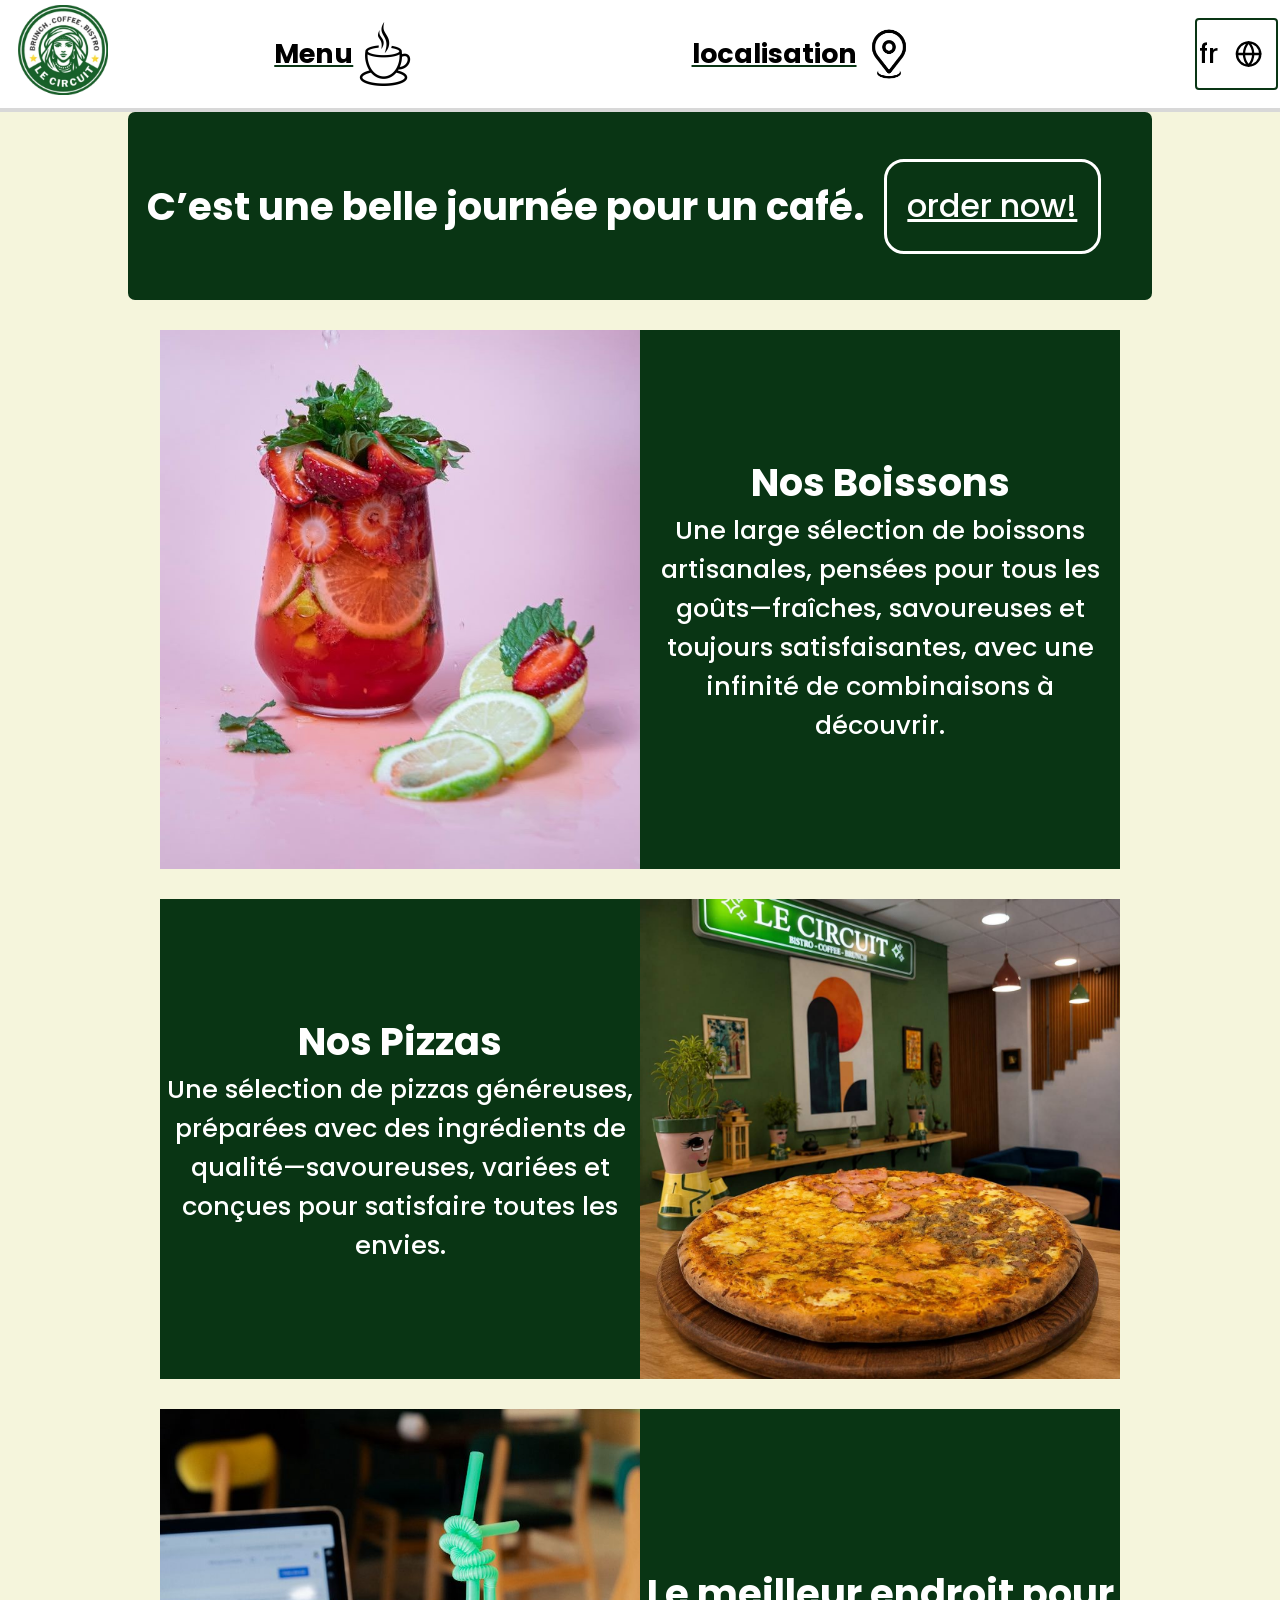
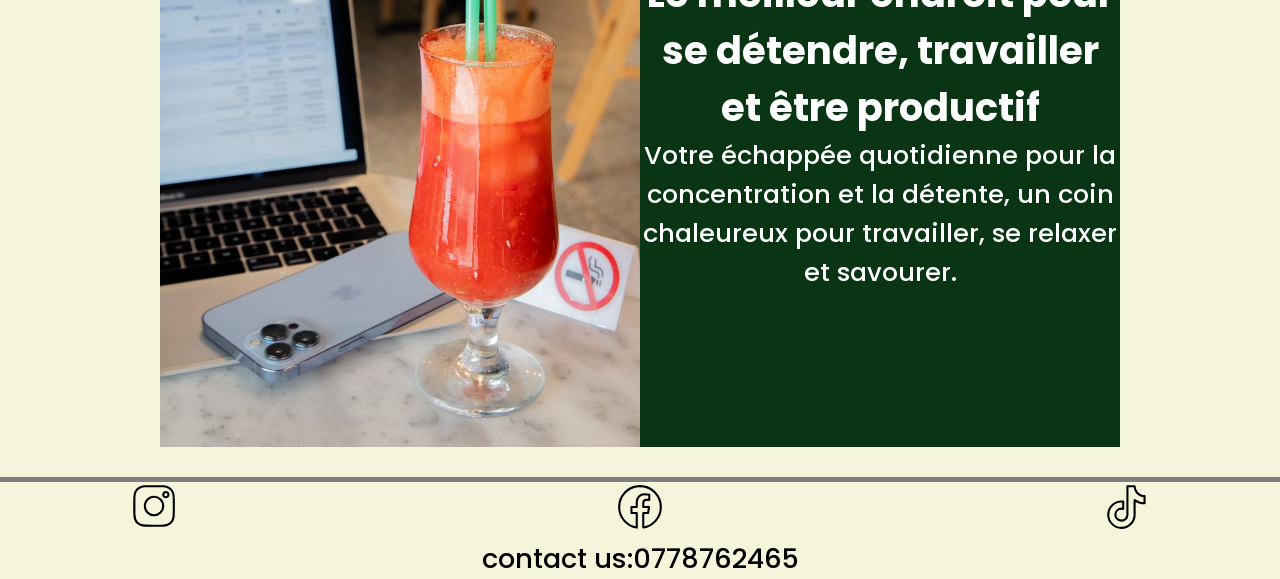
<file: index.html>
<!DOCTYPE html>
<html lang="en">
  <head>
    <link rel="icon" href="png's\le_circuit_logo_croped.webp" type="image/png">
    <meta charset="utf-8" />
    <meta name="viewport" content="width=device-width, initial-scale=1.0" />
    <title>Cafe Menu</title>
    <link href="styles.css" rel="stylesheet"/>
  </head>
  <body>
    <div class="site-header">
      <a href="index.html"><img class="logo" src="png's\le_circuit_logo_croped.webp" ></a>
      <div class="links">
        <a href="menu.html"  class=" menu-button"><div class="inline">
           <p  data-en="Menu" data-fr="Menu">Menu</p> 
          <img src="png's/coffee-icon.png">
        </div> </a>
        <a href="https://maps.app.goo.gl/eecMspUZtFfN9X2f8"  class="menu-button"><div class="inline">
           <p class="tr "   data-en="find us" data-fr="localisation">find us</p> 
          <img src="png's/Download.png">
        </div> </a>
      </div>
      <div class="sright" id="lan-button">
        <p class="tr" id="lan-button"  data-en="en" data-fr="fr">en </p>
        <svg xmlns="http://www.w3.org/2000/svg" width="28" height="28" viewBox="0 0 24 24" fill="none" stroke="currentColor" stroke-width="2" stroke-linecap="round" stroke-linejoin="round" class="feather feather-globe"><circle cx="12" cy="12" r="10"></circle><line x1="2" y1="12" x2="22" y2="12"></line><path d="M12 2a15.3 15.3 0 0 1 4 10 15.3 15.3 0 0 1-4 10 15.3 15.3 0 0 1-4-10 15.3 15.3 0 0 1 4-10z"></path></svg>
      </div>
      
    </div>
    
    <div class="ablock pad">
      <h1 class="tr" data-en="Its a great day for coffee" data-fr="C’est une belle journée pour un café.
"></h1>
      <a class="bordered tr" href="menu.html"
      data-en="order now!"
      data-fr="Commandez maintenant!">order now!</a>
    </div>
    <div class="slogo">
      <a href="index.html"><img class="mlogo" src="png's\le_circuit_logo_croped.webp" ></a>
    </div >
    <hr class="go">
    <div class="block">
      <img src="png's/main.jpg" class="nice">
      <div class="group">
        <h2 class="desc tr" data-en="Our Drinks" data-fr="Nos Boissons" >Drinks and all</h2>
        <p class="bio tr" data-en="A wide variety of handcrafted drinks made to suit every taste—fresh, flavorful, and always satisfying, with endless combinations to discover."
        data-fr="Une large sélection de boissons artisanales, pensées pour tous les goûts—fraîches, savoureuses et toujours satisfaisantes, avec une infinité de combinaisons à découvrir.">
        </p>
  
      </div>



    </div>
    <hr>
    <div class="block ">
      <div class="group descy">
        <h2 class="descy tr" 
        data-en="Our Pizzas"
        data-fr="Nos Pizzas"></h2>
        <p class="bio tr" 
        data-en="A selection of generous pizzas made with quality ingredients—flavorful, varied, and crafted to satisfy every craving."
        data-fr="Une sélection de pizzas généreuses, préparées avec des ingrédients de qualité—savoureuses, variées et conçues pour satisfaire toutes les envies."></p>
      </div>
      <img src="png's/pizza logo.jpg" class="nice right">
      
    </div>
    <hr>
    <div class="block">
      <img src="png's/proto4.jpg" class="nice">
      <div class="group ">
        <h2 class="desc tr" 
        data-en="best place to relax, work and get productive"
        data-fr="Le meilleur endroit pour se détendre, travailler et être productif"
        ></h2>
        <p class="bio tr" 
        data-en="Your everyday escape for focus and relaxation, a cozy corner to work, unwind, and sip"
        data-fr="Votre échappée quotidienne pour la concentration et la détente, un coin chaleureux pour travailler, se relaxer et savourer."></p>
      </div>
    </div>
    <hr class="devide color">
    <footer>
      
      <a href="https://www.instagram.com/le.circuit/"><img src="png's/instagram-outline-svgrepo-com.svg" class="small"></a>
      <a href="https://www.facebook.com/people/Le-Circuit/61587492091959/"><img src="png's/facebook-outline-svgrepo-com.svg" class="small"></a>
      <a href="https://www.tiktok.com/@le.circuit42"><img src="png's/tiktok-outline-svgrepo-com.svg" class="small"></a>
      
    </footer>
    <p>contact us  <a href="tel:0778762465"></a>:0778762465</p>
    
    <script src="test.js"></script>

  </body>
</html>
</file>
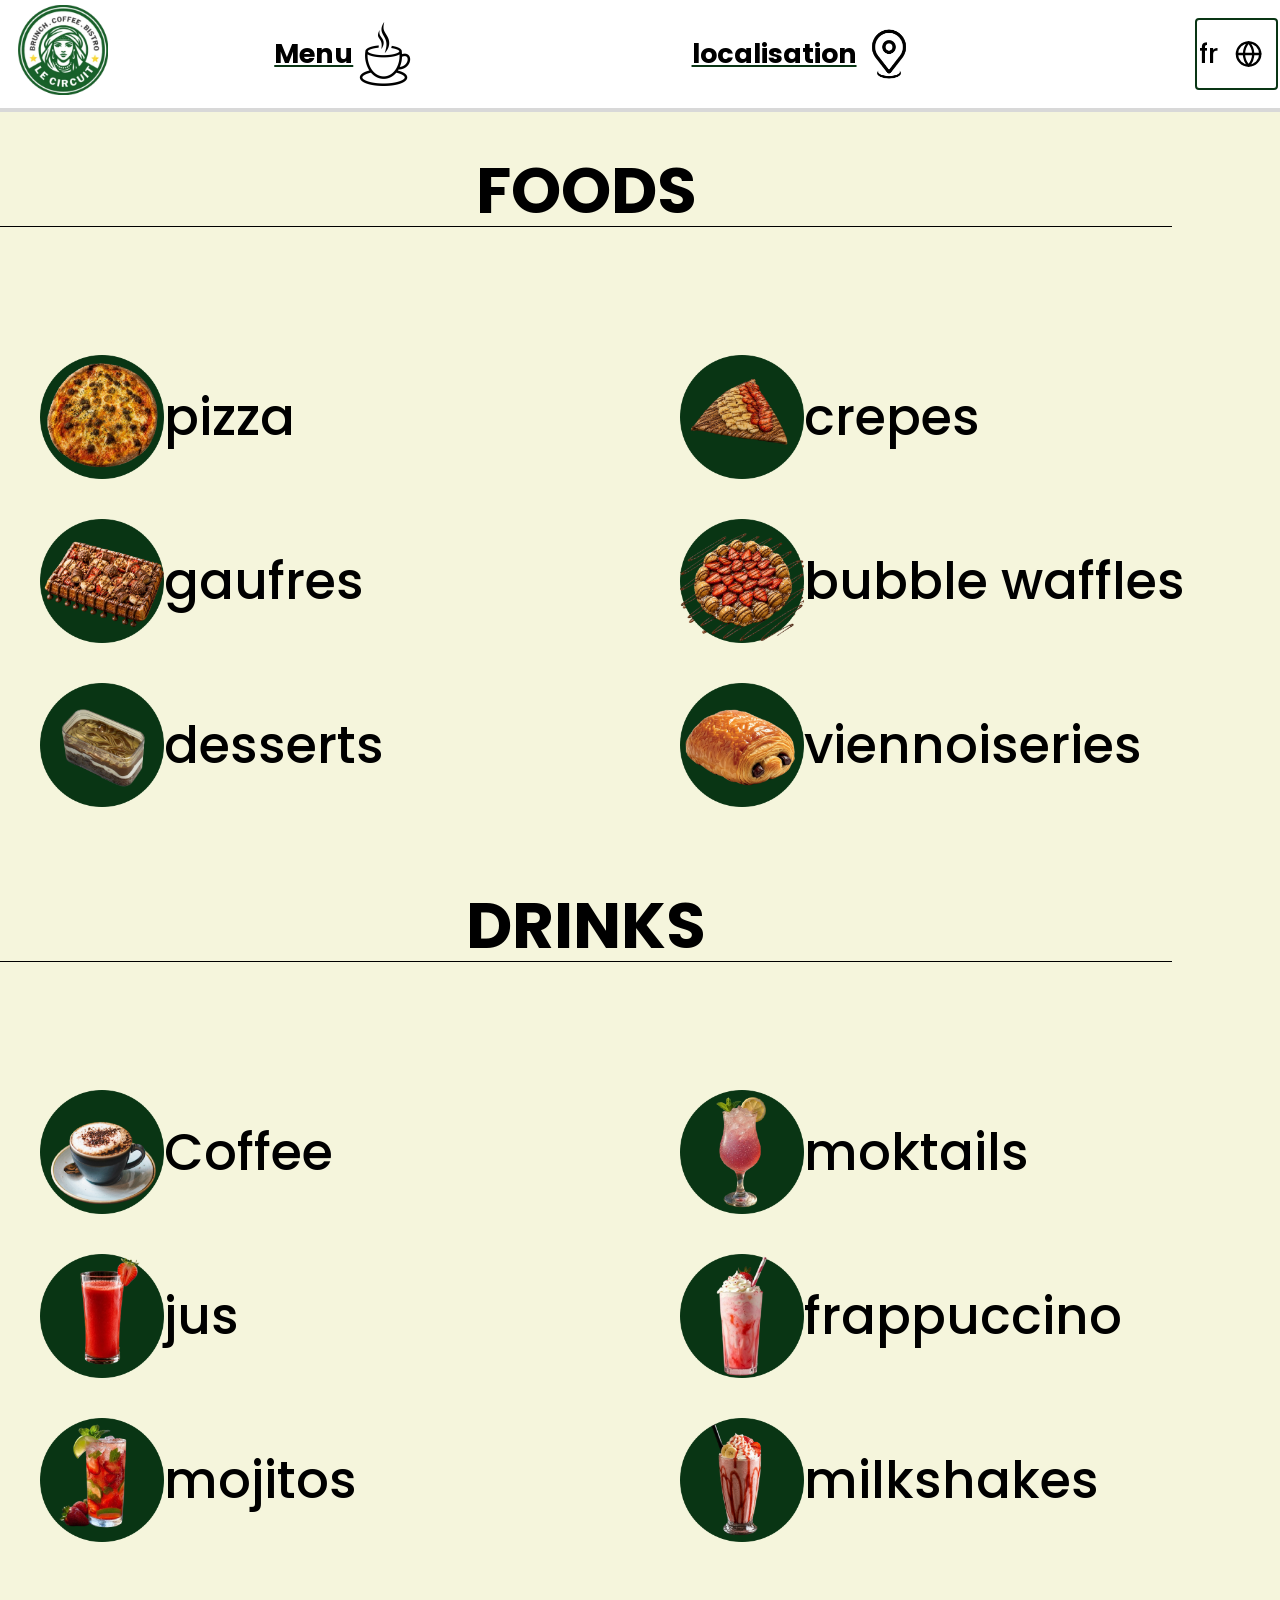
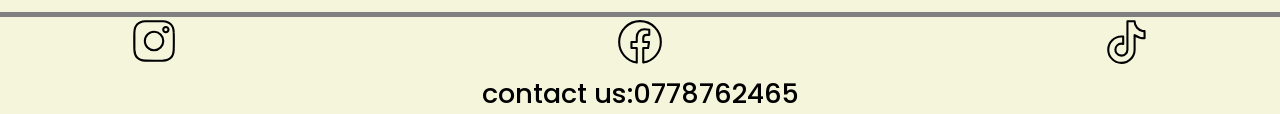
<file: menu.html>
<!DOCTYPE html>
<html lang="en">
    <head>
        <link rel="icon" href="png's\le_circuit_logo_croped.webp" type="image/png">
    <meta charset="utf-8" />
    <meta name="viewport" content="width=device-width, initial-scale=1.0" />
    <title>Cafe Menu</title>
    <link href="styles.css" rel="stylesheet"/>
    </head>
    <body id="body">
        <div class="site-header">
            <a href="index.html"><img class="logo" src="png's\le_circuit_logo_croped.webp" ></a>
            <div class="links">
                <a href="menu.html"  class=" menu-button"><div class="inline">
                <p  data-en="Menu" data-fr="Menu">Menu</p> 
                <img src="png's/coffee-icon.png">
                </div> </a>
                <a href="https://maps.app.goo.gl/eecMspUZtFfN9X2f8"  class="menu-button"><div class="inline">
                <p class="tr "   data-en="find us" data-fr="localisation">find us</p> 
                <img src="png's/Download.png">
                </div> </a>
            </div>
        <div class="sright" id="lan-button">
            <p class="tr" id="lan-button"  data-en="en" data-fr="fr">en </p>
            <svg xmlns="http://www.w3.org/2000/svg" width="28" height="28" viewBox="0 0 24 24" fill="none" stroke="currentColor" stroke-width="2" stroke-linecap="round" stroke-linejoin="round" class="feather feather-globe"><circle cx="12" cy="12" r="10"></circle><line x1="2" y1="12" x2="22" y2="12"></line><path d="M12 2a15.3 15.3 0 0 1 4 10 15.3 15.3 0 0 1-4 10 15.3 15.3 0 0 1-4-10 15.3 15.3 0 0 1 4-10z"></path></svg>
        </div>
        
        </div>
    <div class="slogo">
      <a href="index.html"><img class="mlogo" src="png's\le_circuit_logo_croped.webp" ></a>
    </div >
        <h1 class="type">FOODS</h1>
        <div class="grid-container" id="drinkie">

        
        </div>
        <h1 class="type">DRINKS</h1>
        <div class="grid-container" id="foodie">
            
        </div>
    <hr class="devide color">
    <footer>
      
      <a href="https://www.instagram.com/le.circuit/"><img src="png's/instagram-outline-svgrepo-com.svg" class="small"></a>
      <a href="https://www.facebook.com/people/Le-Circuit/61587492091959/"><img src="png's/facebook-outline-svgrepo-com.svg" class="small"></a>
      <a href="https://www.tiktok.com/@le.circuit42"><img src="png's/tiktok-outline-svgrepo-com.svg" class="small"></a>
    </footer>
    <p>contact us  <a href="tel:0778762465"></a>:0778762465</p>
    
    <script src="test.js"></script>
        
        

    </body>
</file>
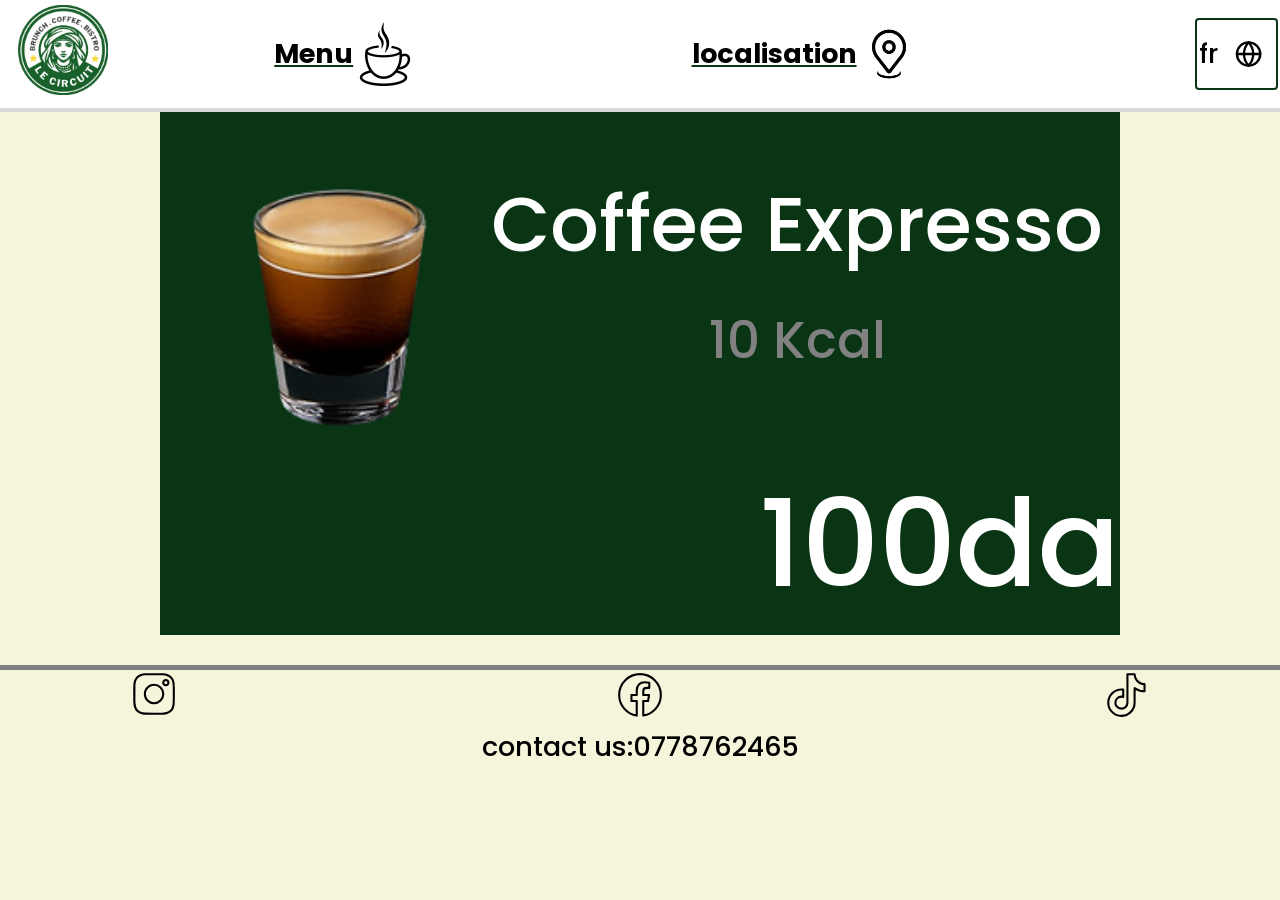
<file: product.html>
<!doctype html>
<html lang="en">
  <head>
    <link rel="icon" href="png's\le_circuit_logo_croped.webp" type="image/png">
    <meta charset="utf-8" />
    <meta name="viewport" content="width=device-width, initial-scale=1.0" />
    <title>Cafe Menu</title>
    <link href="styles.css" rel="stylesheet" />
  </head>
  <body>
    <div class="site-header">
      <a href="index.html"
        ><img class="logo" src="png's\le_circuit_logo_croped.webp"
      /></a>
      <div class="links">
        <a href="menu.html" class="menu-button"
          ><div class="inline">
            <p data-en="Menu" data-fr="Menu">Menu</p>
            <img src="png's/coffee-icon.png" />
          </div>
        </a>
        <a href="https://maps.app.goo.gl/eecMspUZtFfN9X2f8" class="menu-button"
          ><div class="inline">
            <p class="tr" data-en="find us" data-fr="localisation">find us</p>
            <img src="png's/Download.png" />
          </div>
        </a>
      </div>
      <div class="sright" id="lan-button">
        <p class="tr" id="lan-button" data-en="en" data-fr="fr">en</p>
        <svg
          xmlns="http://www.w3.org/2000/svg"
          width="28"
          height="28"
          viewBox="0 0 24 24"
          fill="none"
          stroke="currentColor"
          stroke-width="2"
          stroke-linecap="round"
          stroke-linejoin="round"
          class="feather feather-globe"
        >
          <circle cx="12" cy="12" r="10"></circle>
          <line x1="2" y1="12" x2="22" y2="12"></line>
          <path
            d="M12 2a15.3 15.3 0 0 1 4 10 15.3 15.3 0 0 1-4 10 15.3 15.3 0 0 1-4-10 15.3 15.3 0 0 1 4-10z"
          ></path>
        </svg>
      </div>
    </div>
    <div class="slogo">
      <a href="index.html"
        ><img class="mlogo" src="png's\le_circuit_logo_croped.webp"
      /></a>
    </div>
    <div class="block cent" id="prod">
      <img src="png's/Tcoffee.png" />
      <div class="group">
        <p class="product-name">Coffee Expresso</p>
        <p class="calorie">10 Kcal</p>
      </div>
    </div>
    <div class="block">
      <div class="left" id="buttons"></div>
      <p class="price right" id="pricee">100da</p>
    </div>
    
    <div id="ingreed" class="ingreediant">
      
    </div>

    <hr class="devide color" />
    <footer>
      <a href="https://www.instagram.com/le.circuit/"
        ><img src="png's/instagram-outline-svgrepo-com.svg" class="small"
      /></a>
      <a href="https://www.facebook.com/people/Le-Circuit/61587492091959/"
        ><img src="png's/facebook-outline-svgrepo-com.svg" class="small"
      /></a>
      <a href="https://www.tiktok.com/@le.circuit42"
        ><img src="png's/tiktok-outline-svgrepo-com.svg" class="small"
      /></a>
    </footer>
    <p>contact us:0778762465</p>

    <script src="test.js"></script>
  </body>
</html>
</file>
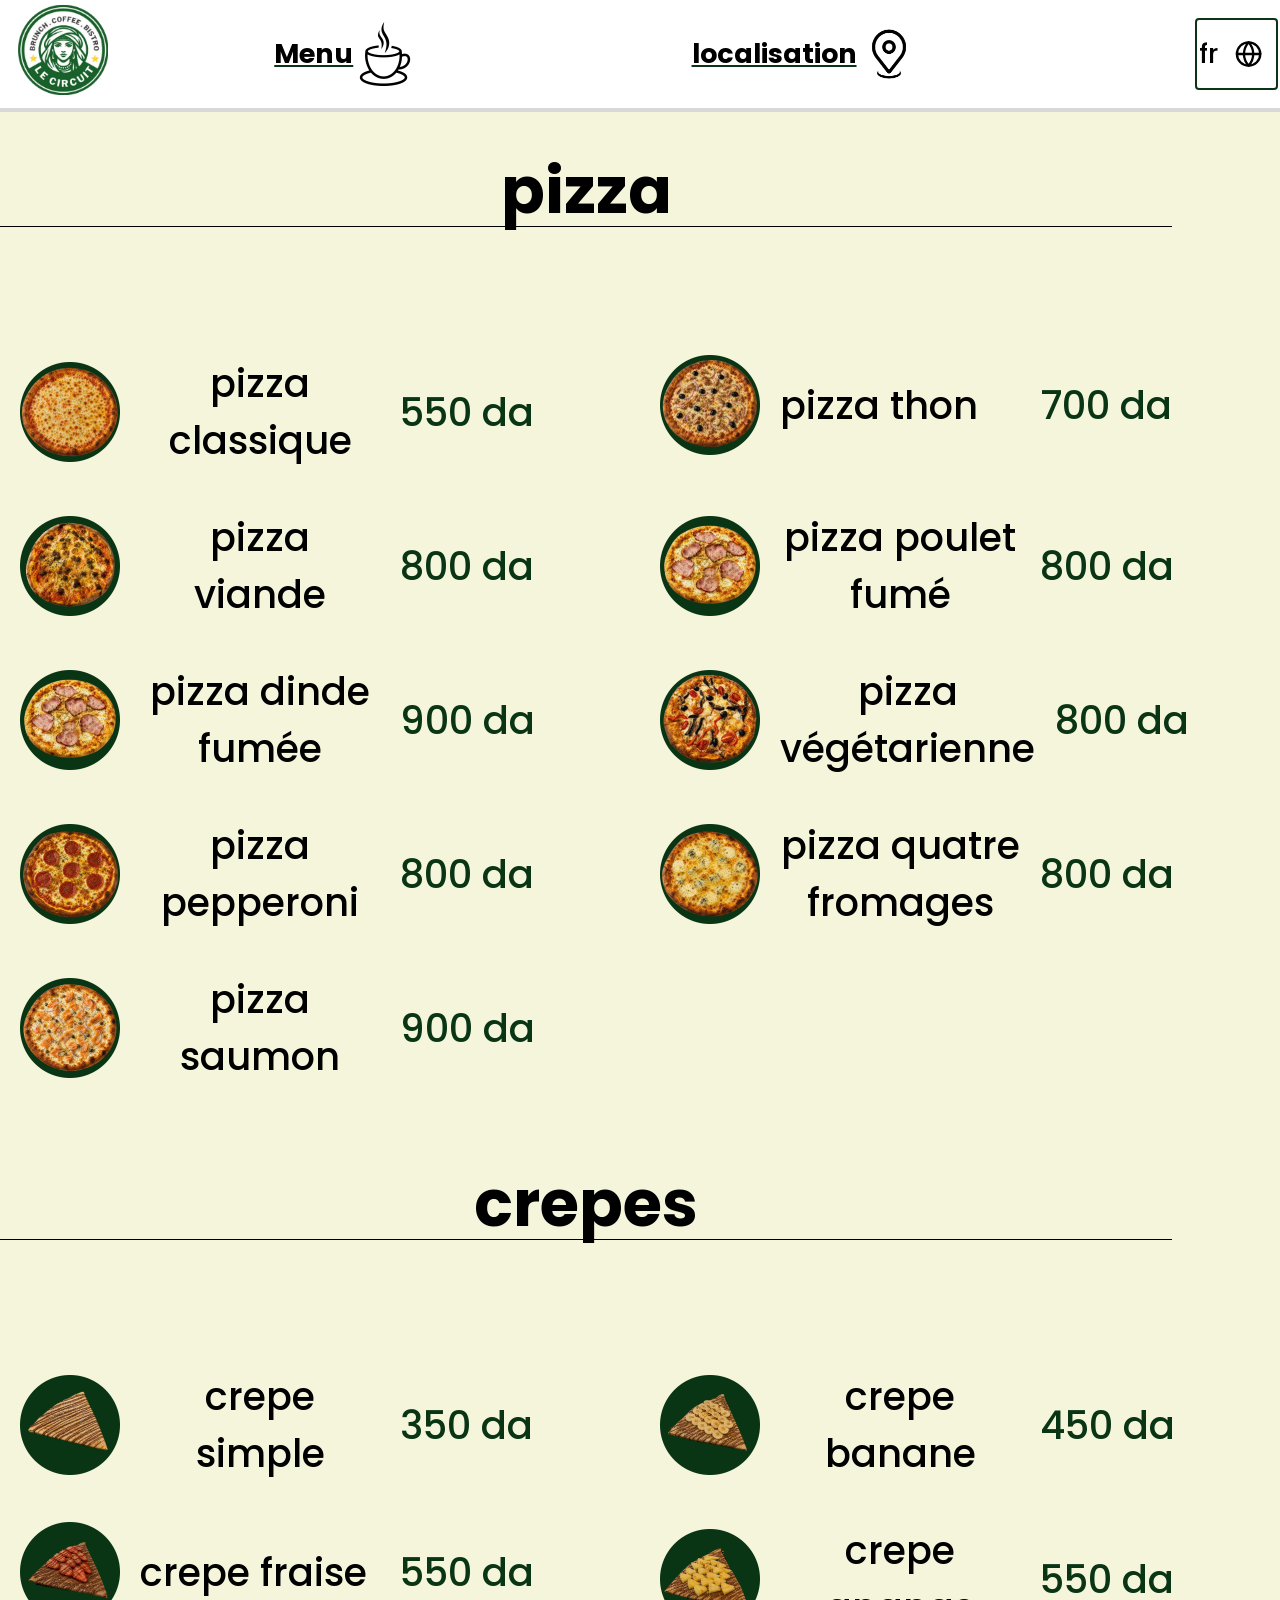
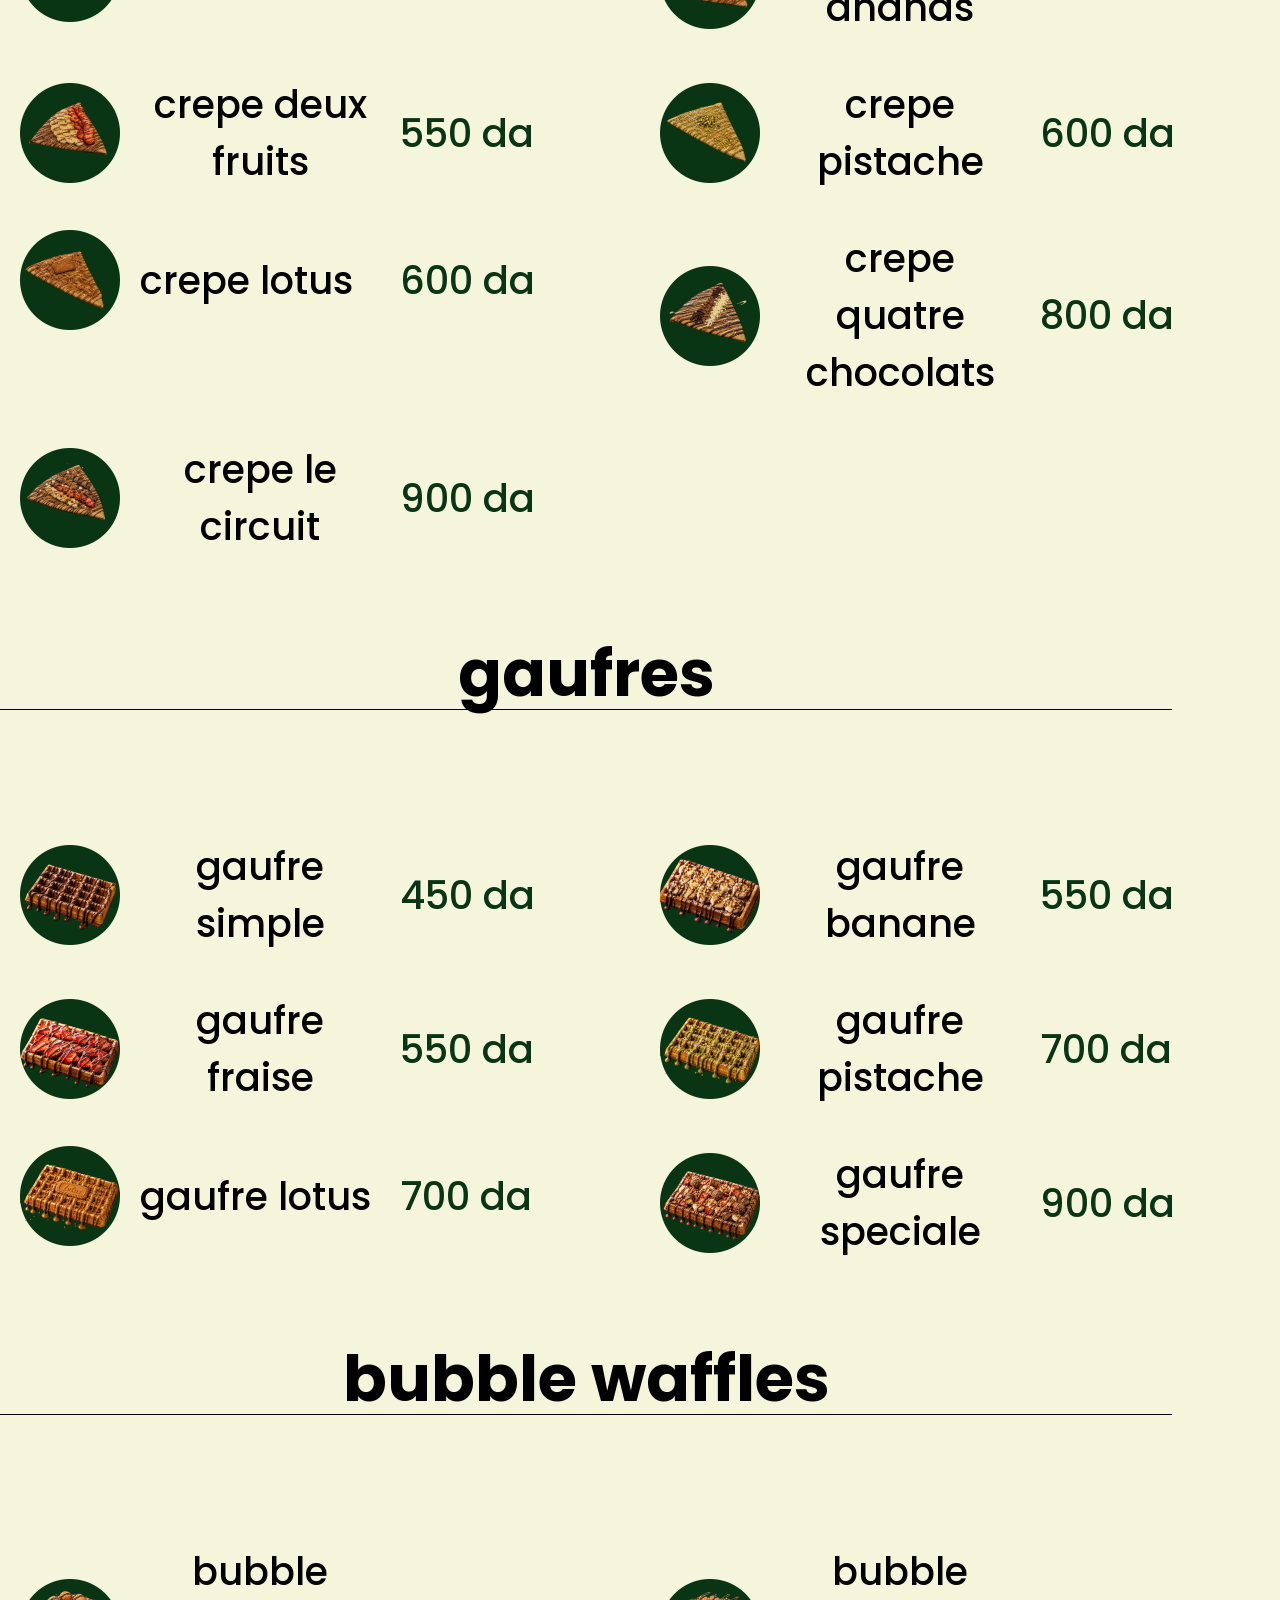
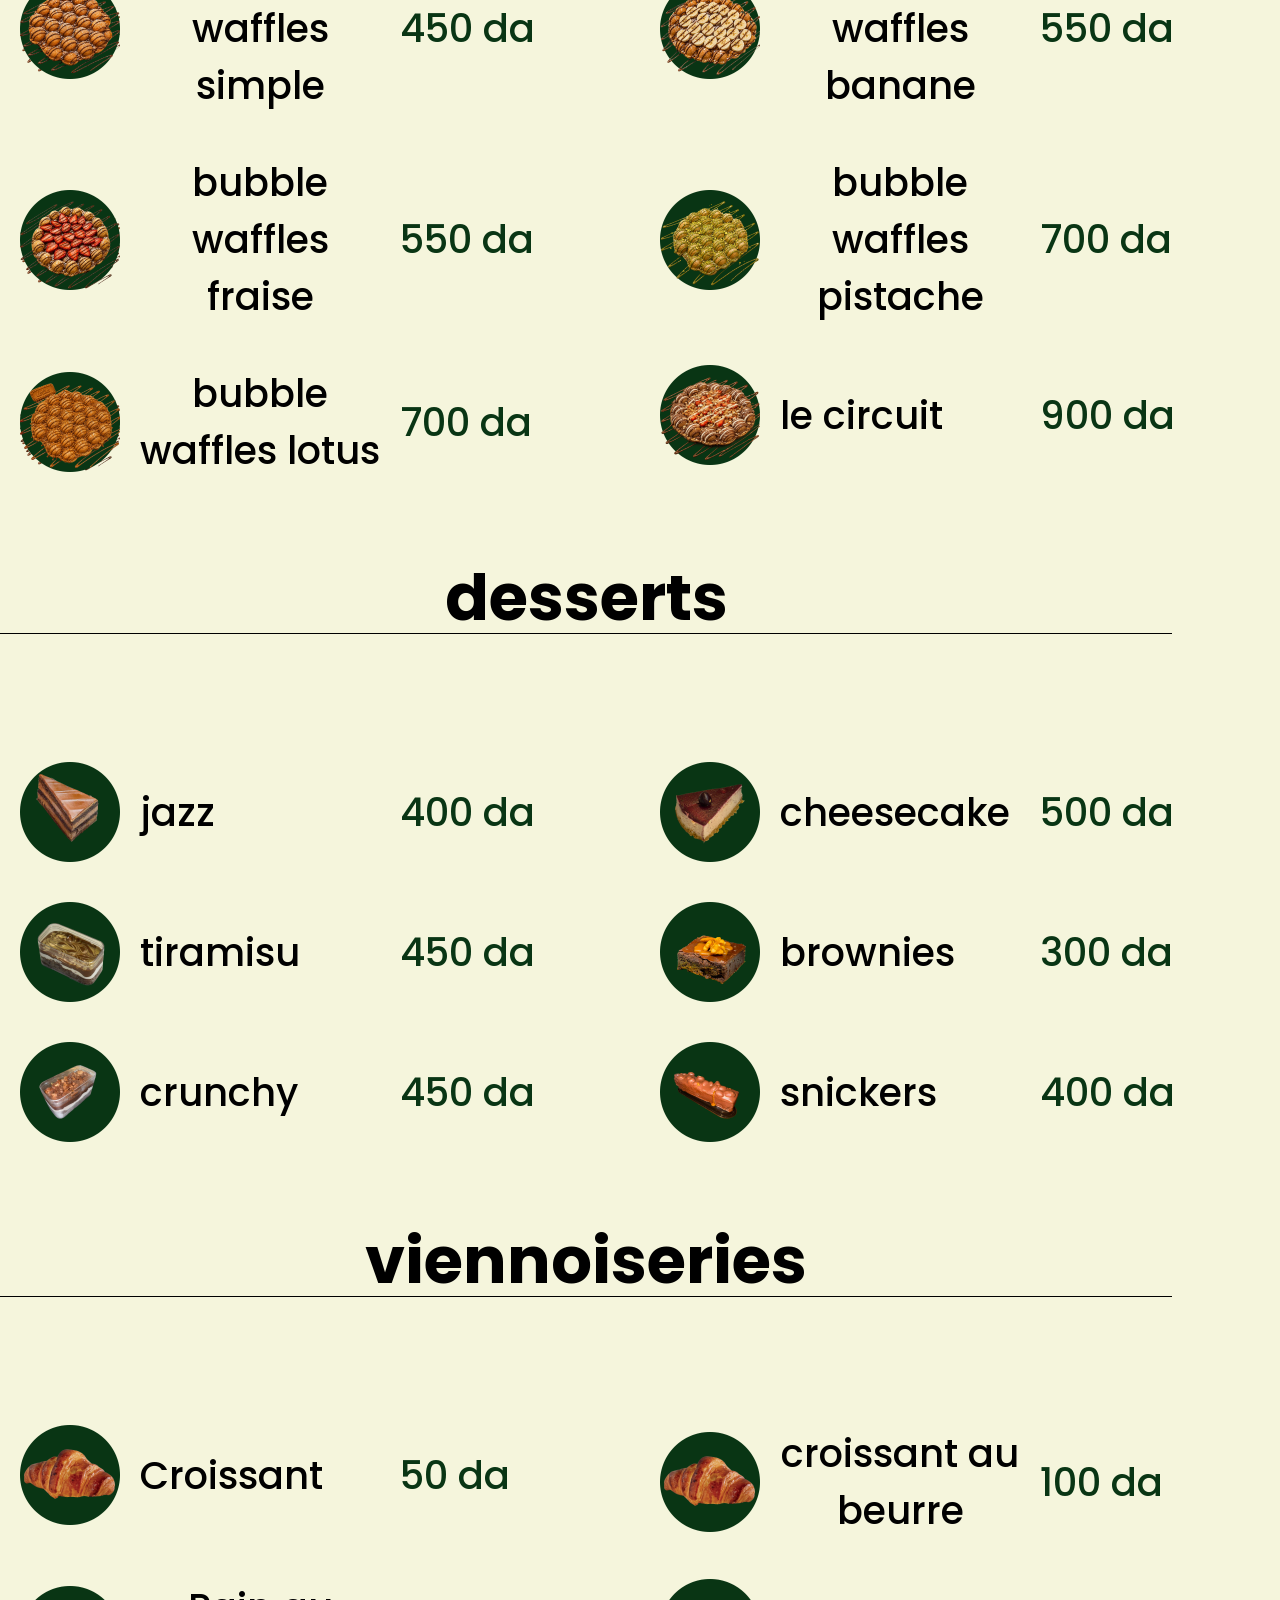
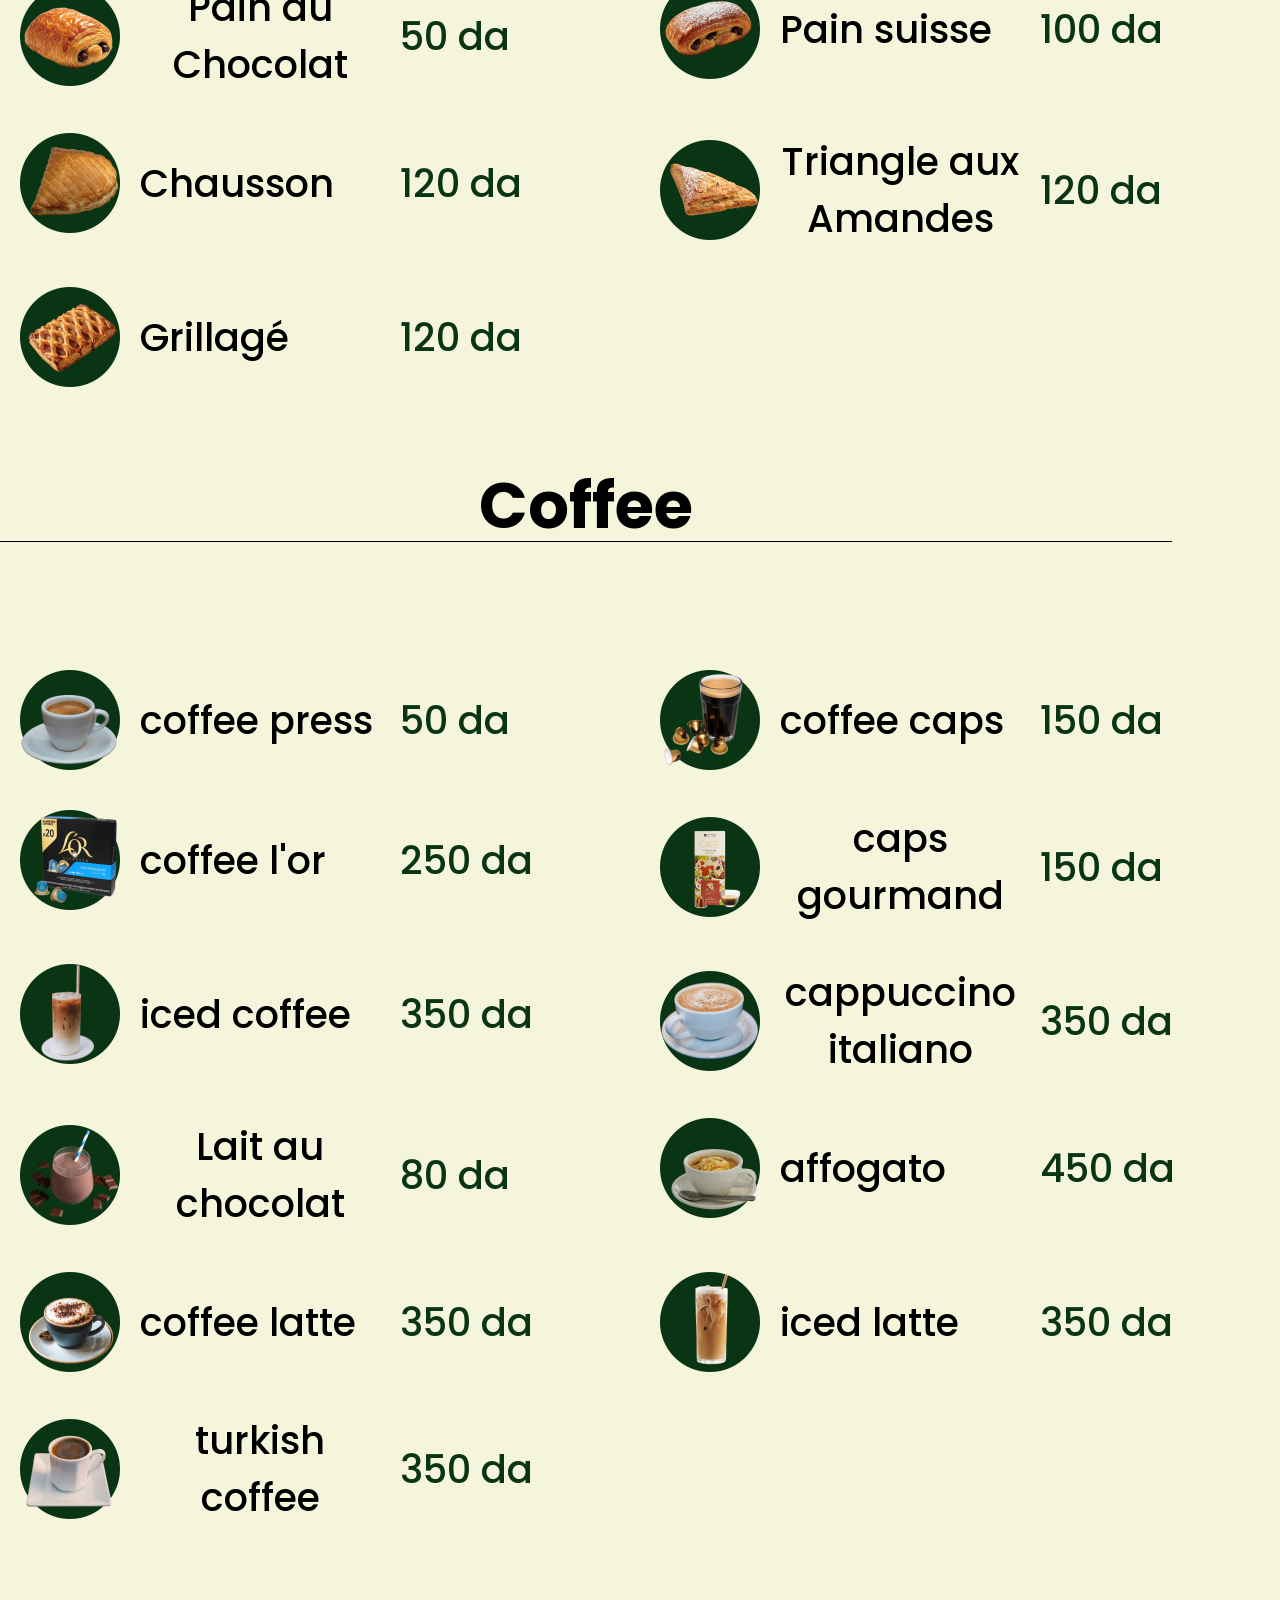
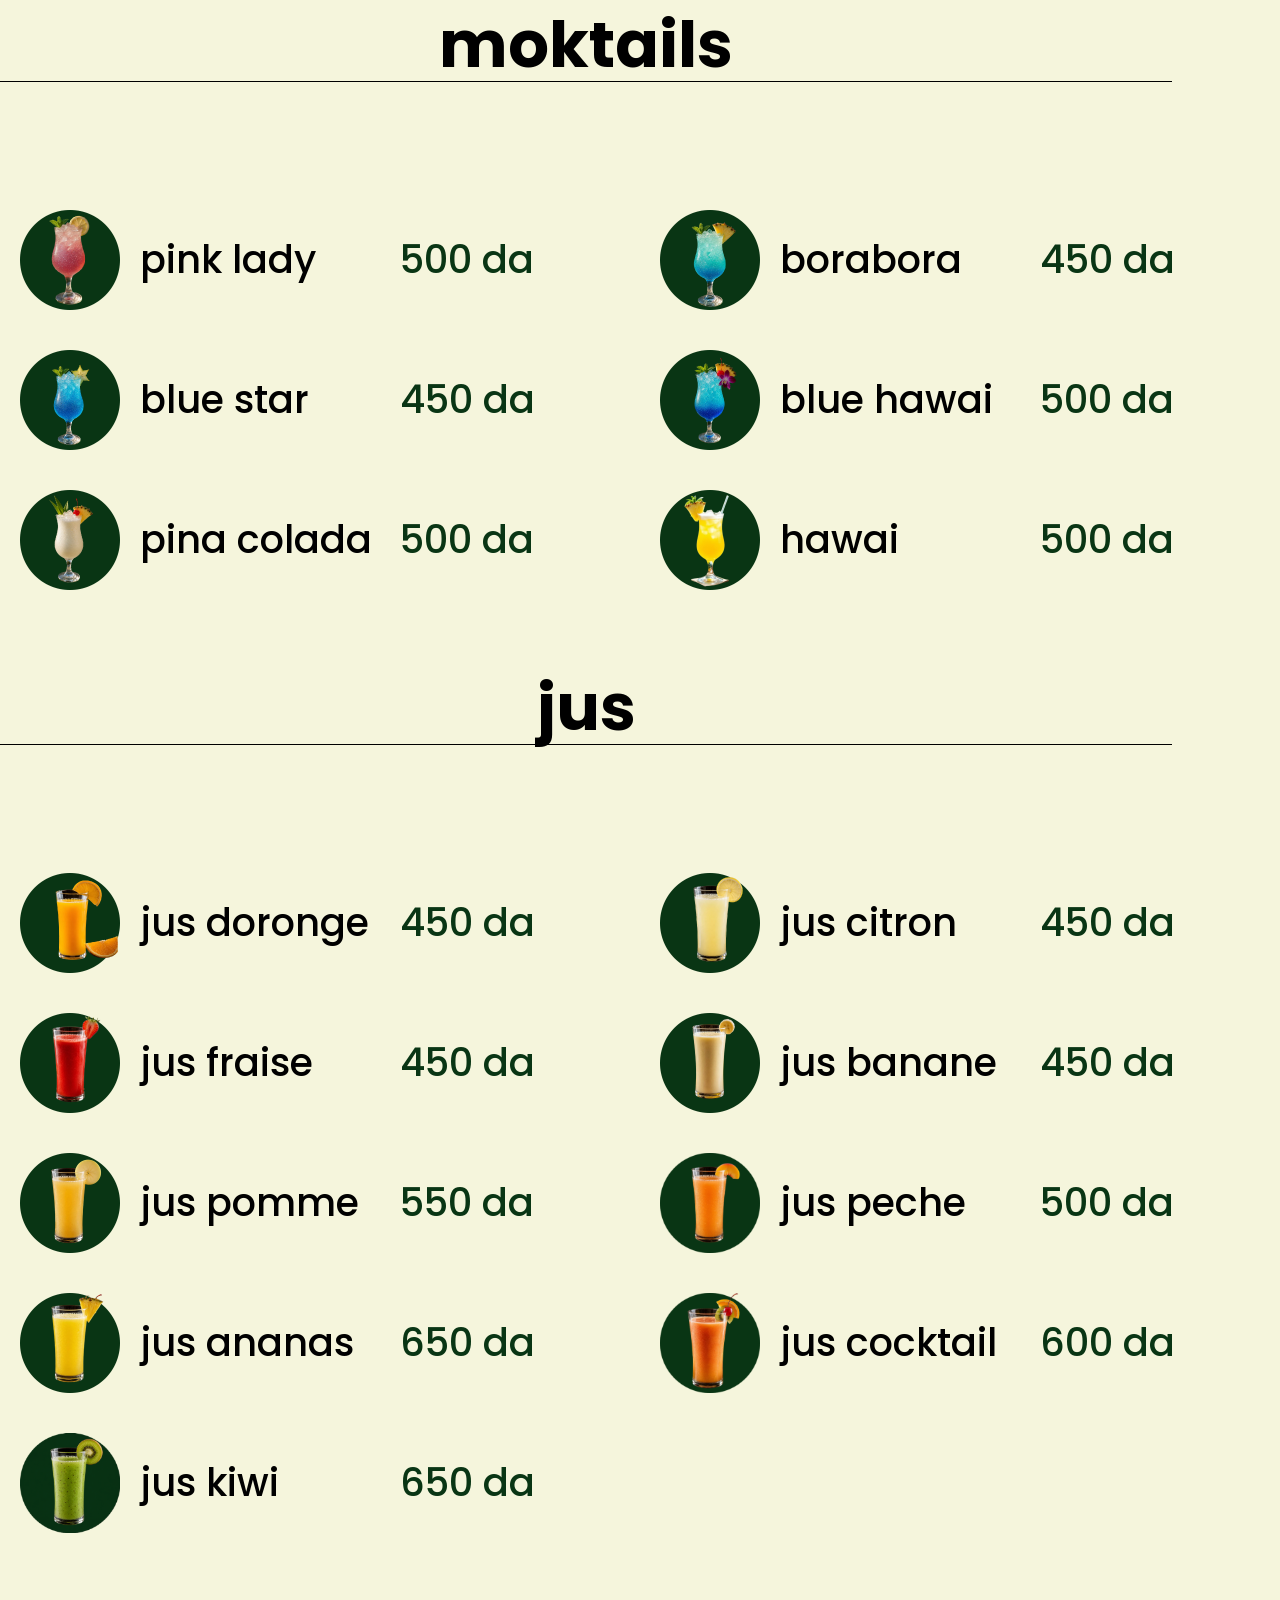
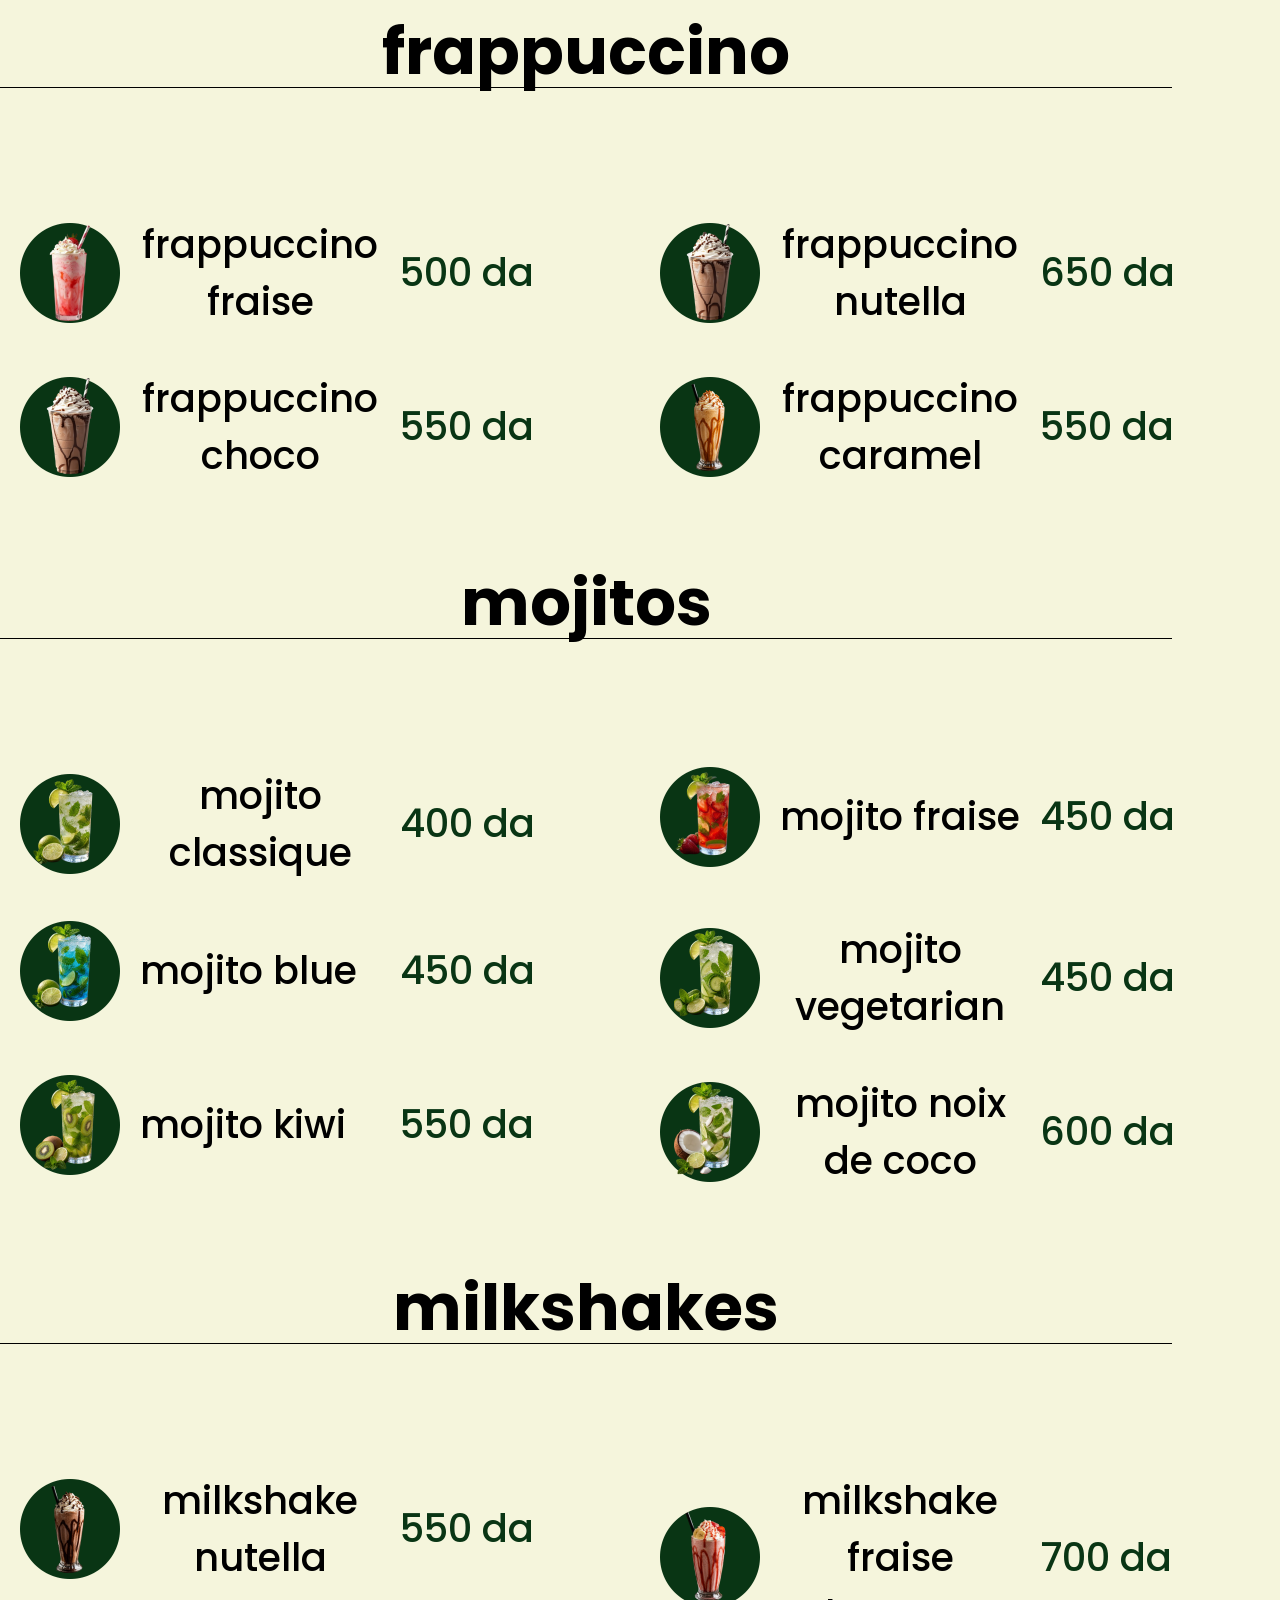
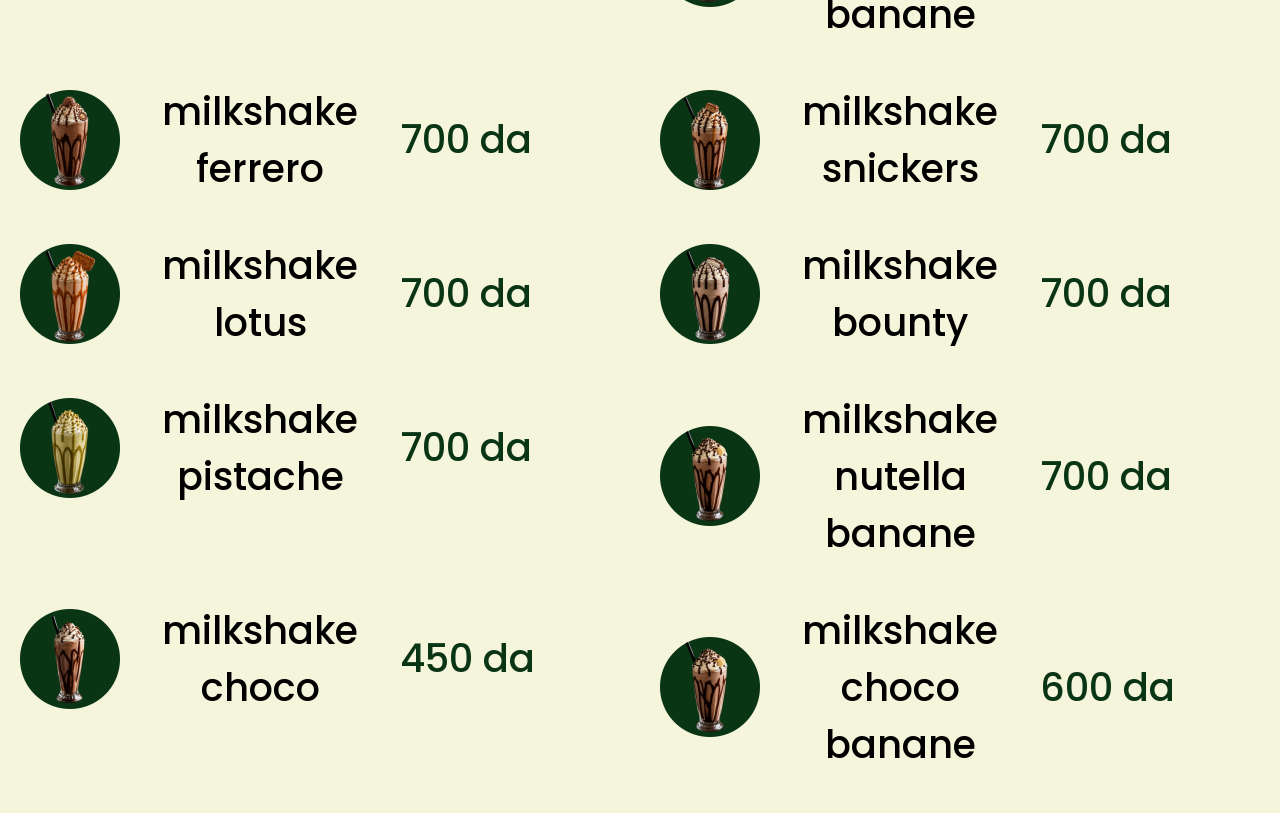
<file: sub-menu.html>
<!DOCTYPE html>
<html lang="en">
    <head>
        <link rel="icon" href="png's\le_circuit_logo_croped.webp" type="image/png">
    <meta charset="utf-8" />
    <meta name="viewport" content="width=device-width, initial-scale=1.0" />
    <title>Cafe Menu</title>
    <link href="styles.css" rel="stylesheet"/>
    </head>
    <body >
        <div class="site-header">
        <a href="index.html"
            ><img class="logo" src="png's\le_circuit_logo_croped.webp"
        /></a>
        <div class="links">
            <a href="menu.html" class="menu-button"
            ><div class="inline">
                <p data-en="Menu" data-fr="Menu">Menu</p>
                <img src="png's/coffee-icon.png" />
            </div>
            </a>
            <a href="https://maps.app.goo.gl/eecMspUZtFfN9X2f8" class="menu-button"
            ><div class="inline">
                <p class="tr" data-en="find us" data-fr="localisation">find us</p>
                <img src="png's/Download.png" />
            </div>
            </a>
        </div>
        <div class="sright" id="lan-button" >
            <p class="tr" id="lan-button" data-en="en" data-fr="fr">en</p>
            <svg
            xmlns="http://www.w3.org/2000/svg"
            width="28"
            height="28"
            viewBox="0 0 24 24"
            fill="none"
            stroke="currentColor"
            stroke-width="2"
            stroke-linecap="round"
            stroke-linejoin="round"
            class="feather feather-globe"
            >
            <circle cx="12" cy="12" r="10"></circle>
            <line x1="2" y1="12" x2="22" y2="12"></line>
            <path
                d="M12 2a15.3 15.3 0 0 1 4 10 15.3 15.3 0 0 1-4 10 15.3 15.3 0 0 1-4-10 15.3 15.3 0 0 1 4-10z"
            ></path>
            </svg>
        </div>
        </div>
        <div class="slogo">
        <a href="index.html"><img class="mlogo" src="png's\le_circuit_logo_croped.webp" ></a>
        </div >
        <div id="subby"></div>
        <script src="test.js"></script>
        
        

    </body>
</file>
<file: styles.css>
@import url('https://fonts.googleapis.com/css2?family=Inter:wght@400;500;600&display=swap');
@import url('https://fonts.googleapis.com/css2?family=Poppins:wght@400;500&display=swap');
body {
  font-family: 'Poppins' ;
  padding: 0;
  margin:0;
  background-color: beige;
  font-weight: 500;
}
.color{
  background-color: beige;
}
.orange{
  color: #093514;

}
a:visited,a:link{

  color:#093514;
}

input{
  width :2vw;
  height: 2vw;
}
* {
  pointer-events: auto !important;
}
.prod{
  text-decoration: none;
  margin-bottom: 20px;
  margin-left: 20px;
}
.prod1{
  text-decoration: none;
  margin-bottom: 20px;
}
.group h1{
  display: flex;
  justify-content: center;
}
.group{
  width: 100%;
}

a:active{
  animation: interact 1s ease;
}
p,h2{
  flex:1;
  text-align: center;
  margin-top: auto;
  margin-bottom: auto;
  color: white;
  font-size:3vw;
}
.left{
  justify-self: left;
}
h1{
  display: flex;
  flex:1;
  justify-content: center !important;
  align-items: center;

  color: white;
  font-size: 3vw;
  margin-right:0;
}
.bordered{
  font-size: 2.5vw;
  color: white !important;
  padding:2%;
  border : solid white ;
  border-radius: 20px;
  margin-right: 5%;
  transition: background-color 0.3s ease;

}
.bordered:hover{
  background-color: black;

}
.growable{
  font-size: 2.9vw;
}
p{
  display: flex;

  margin-right: 0;
  justify-content: center;
  color: black;
  font-size: 3vh;
}
h1{
  padding: 10px;
}
footer{
  margin-left:10% ;
  margin-right: 10%;
  width:80%;
  display: flex;
  justify-content: space-between;
  
}
.site-header {
  display: flex;
  justify-content:space-between;
  align-content: center;
  position: sticky;
  top:0;
  width: 100%;
  height: 12vh;
  margin-bottom: 0px;
  border-bottom: 4px rgba(100,100,100,25%) solid;
  background-color: white;

  z-index: 1000;


}
b{
  margin-left: auto;
  margin-right: auto;
  padding:10px;
}
.links{
  width: 1000vw;
  display: flex;
  justify-content:space-evenly;
  align-items: center;
  flex-grow: 1;
}
.logo{
  position: absolute;
  margin-top: 0.5vh;
  margin-left: 2vh;
  margin-right:-20px ;
  height: 10vh;
  margin-bottom:-0px;
  margin-right: 0px; 
}
.slogo{
  display: flex;
  width: 75%;
  margin-left: 12.5%;
  justify-content: center;
  background-color: beige;
}
.mlogo{
  display: none;
  width:auto;
  margin-left: auto;
  height: 15vh;

  margin-right: 0px; 
}
a:focus {
  outline: none;
}
a {
  -webkit-tap-highlight-color: transparent;
}
hr{
  border: none;
  width: 75%;
  margin-top: 0;
  margin-bottom: 0;
  padding-bottom:30px;
  background-color: beige;
  color: white;
}
.sright{
  display: flex;
  align-items: center;
  justify-content: center;
  padding: 2px;
  border: solid #093514 2px ;
  border-radius: 4px;
  margin-right:2px ;
  user-select: none;
  align-self: center;
  height: 60%;
}
.sright:hover {
  background-color: black;
  color: white;
}
.sright:hover p{
  color: white;
}
.sright svg{
  margin-left: 5px;
  width: 4vw;
}

.block{
  display:flex;
  align-items: center;
  justify-content: flex-start;
  margin-left: 12.5%;
  width: 75%;
  background-color: #093514;
  
}
.cent img{
  height: 340px;
}
.ablock{
  display:flex;
  align-items: center;
  justify-content: space-between;
  background-color: #093514;
  
}
.sblock{
  display:flex;
  align-items: center;
  margin-left: 40%;
  width: 20%;
  background-color: #093514;
  margin-bottom: 20px;
}
.menu-button{
  font-weight:bold ;
  
}
.nice{
  width:50%;
  height: auto;
}
.right1{
  margin-left: auto;
}
.color{
  background-color: beige;
}
.devide{
  width: 100%;
  border-bottom: 5px gray solid;
}
.small{
  flex-grow: 1;
  height: 50px;
  width: 50px;
  
}
.type{
  display: flex;
  justify-content: flex-start;
  color:black;
  border-bottom: 1px  solid black;
  width: 90%;
  height: 4vw;
  margin-bottom: 10vw;
  justify-self: center;
  font-size: 5vw;
}
.inline{
  display: flex;
  justify-content: center;
  align-items: center;
}
.inline p{
  display: flex;
  height: 100%;
  justify-content: center;
  align-items: center;
}
.inline img{
  width: 5vw;

}
.pad{
  padding-top:30px;
  padding-bottom:30px ;
  margin-left: 10%;
  width: 80%;
  
}
.grid-container{
    display: grid;
    grid-template-columns: 1fr 1fr ;

}
.grid-container1{
    display: grid;
    grid-template-columns: 1fr 1fr ;
}



.area{
    display: flex;
    justify-content: flex-start;
    align-items: center;
  
  margin-bottom: 20px;
  
}
.area p{

    display: flex;
    justify-content: flex-start;
    margin: 0;
    font-size: 4cqw;
}
.area img{
  
  margin-left: 20px;
  
  width: 20%;
}
.area1{

  display: flex;
  justify-content: flex-start;
  align-items: center;
  
  margin-bottom: 20px;
  
}
.area1 p{

  display: flex;
  justify-content: flex-start;
  margin-left: 20px;
  
  font-size: 3vw;
}
.area1 img{
  width: 100px;
  height: 100px;
  margin-left: 20px;
  

}
.cent p{
  display: flex;
  justify-content: center;
  margin-bottom: 20px;
  
}
.right{
  display: flex;
  justify-content: flex-end;
  align-items: flex-end;
}
label{
  color: white;
  font-size: 2.7vw;
}
.product-name {
  color:rgb(255, 255, 255);
  font-size: 6cqw;
  width: 100%;
}
.calorie {
  display: flex;
  font-size: 4cqw;
  color:#818181;
  justify-content: center;

}
.price{
  width: 100%;
  font-size: 9.5cqw;
  color:rgb(255, 255, 255);
}
.title{
  display: flex;
  color: black;
  font-size: 4cqw;
  align-items: flex-start;

}
.space{
  margin-left: 10%;
  display: block !important;
  text-align: left;
  font-size: 5vw;
}
.bio{
  color:white;
  font-size: 2cqw;
}
@keyframes interact {
  0%{
    transform: scale(1);
  }
  50%{
    transform: scale(2);
  }
  100%{
    transform: scale(1);
  }
}
.ingreediant{
  display: flex;
  justify-content: center;
}
.equal{
  width: 50%;
}
.space{
  margin-left: 25%;
  display: block !important;
  text-align: left;
  font-size: 2.5vw;
}
@media (width<600px) {
  .type{
    font-size: 8vw;
  }
  input{
    width :4vw;
    height: 4vw;
  }
  label{
    color: white;
    font-size: 6vw;
    }
  .equal{
    width: 100%;
  }
  .ingreediant{
    display: block;

  }

  .title{
    display: flex;
    color: black;
    font-size: 7cqw;
    align-items: flex-start;
    justify-content: flex-start;
  }
  .area1{
    width: 100%;
    display:flex;
    flex-direction: column;
    justify-content: space-around;
    align-items:center;
    

    
  }
  .area1 img{

    justify-self: center;
    margin-left: 0;
    width: 100px;
  }
  .area1 p{
    margin-left: 0;
    font-size: 20px;
  }
  .grid-container{
    grid-template-columns: 1fr ;
  }
  .grid-container1{
    grid-template-columns: 1fr 1fr ;
  }
  .area p{
    font-size: 7cqw;
  }
  .prof img{
    height: 10vw;
  }
}


@media (width<600px) {
  .bordered{
    font-size: 5vw;
  }
  .space{
    margin-left: 25%;
    display: block !important;
    text-align: left;
    font-size: 5vw;
  }
  .logo{
    display: none;
  }
  .mlogo{
    display:block;
    padding: 10px;
  }
  .slogo{
    width: 100%;
    margin: 0;
  }
  hr{
    width: 100%;
    margin: 0;
    background-color:beige
  }
  .block{
    display: flex;
    flex-direction: column;
    width: 100%;
    margin: 0;
    background-color: #093514;
    text-align: center;
  }
  .ablock{
    display: flex;
    flex-direction: row;
    width: 100%;
    margin: 0;
    background-color: #093514;
    text-align: center;
  }
  .nice{
    padding-top: 2.5%;
    padding-bottom: 0;
    width:95%;
  }
  .descy{
    padding: 0;
    font-size: 6cqw;
    margin-bottom: 20px;
    padding: 0;
  }
  .desc{
    font-size: 6cqw;
    margin-bottom: 20px;
    padding: 0;
  }
  .right{
    order: 1;

  }
  .descy{
    order: 2;
  }
  .bio{
    color:white;
    font-size: 5cqw;
  }
  .logo{
    display: none;
  }
  .go{
    display: none;
  }
  .site-header{
    height: 5vh;
  }
  footer{
    background-color: beige;
  }
  h1{
    font-size: 3.5vw;
  }
  .area .growable{
  
    width: 100px;
  }
}
.ablock{
  border-radius: 7px;
}
</file>
